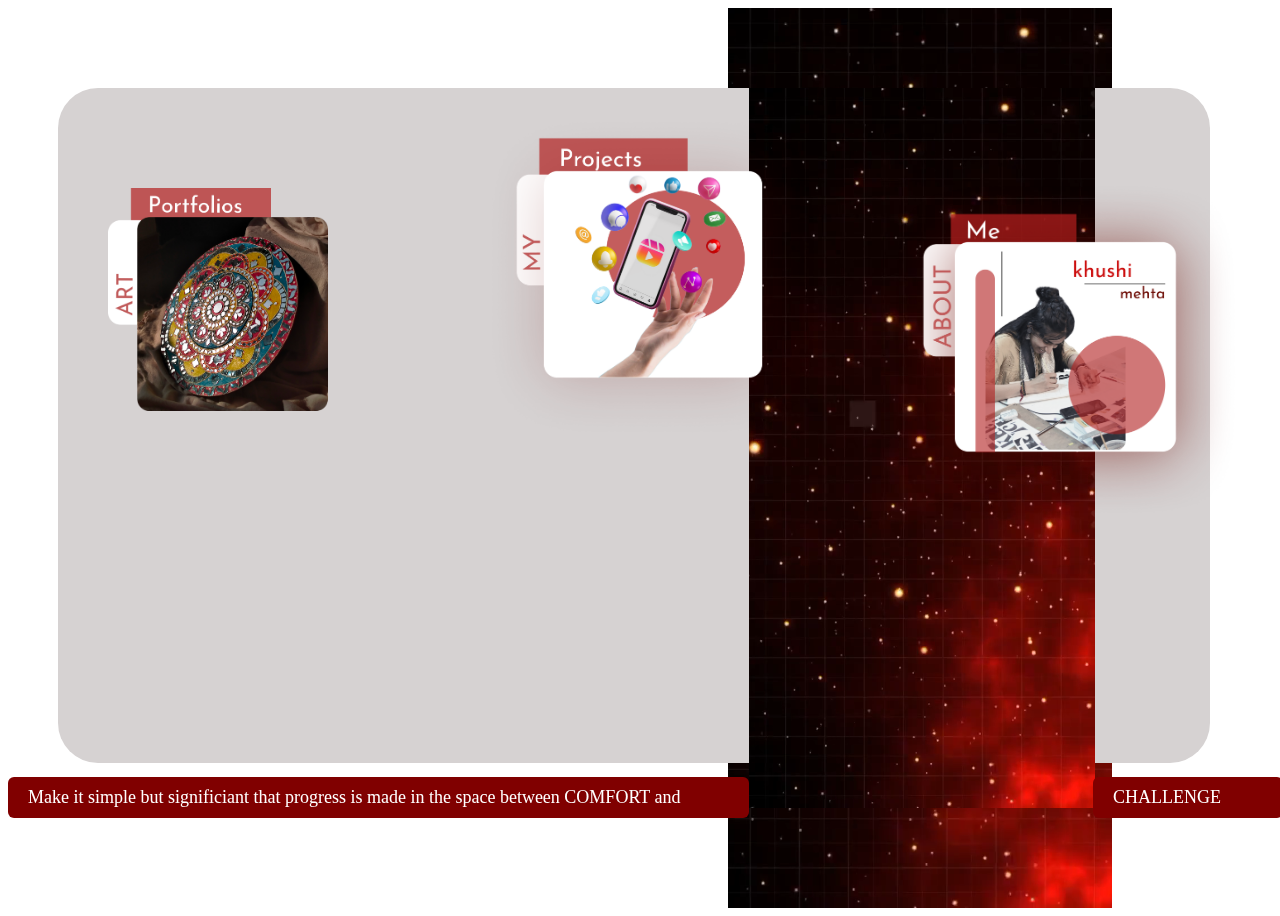
<file: index.html>
<!<!DOCTYPE html>
<html lang="en">
  <head>
    <meta charset="UTF-8" />
    <meta name="viewport" content="width=1920, height=1080" />
    <title>Figma Layout</title>
    <link rel="stylesheet" href="style.css" />

  </head>
  <body style="overflow: hidden;">
    <div class="main-box">
      <div class="outer-right">
        <video autoplay muted loop>
          <source src="PinDown.io_1754329793.mp4" type="video/mp4" />
        </video>

      </div>
      <div class="quote">
        <span class="quote-left">              Make it simple but significiant that  progress is made in the space between COMFORT and </span>
        <span class="quote-right"> CHALLENGE
        </span>
      </div>
      <div class="grey-overlay">
        <div class="inner-right">
        <video autoplay muted loop>
          <source src="PinDown.io_1754329793.mp4" type="video/mp4" />
        </video>
      </div>
      <div class="card-container">
  <a href="https://www.instagram.com/sollertia_ars?igsh=MWM1ODlnMXR0ZTFneA==" class="card card-left" target="_blank">
    <img class="art-p" src="art_potfolio image.png" alt="Follow me on Instagram">
  </a>


  <a href="ethnoindex.html" class="card card-center">
    <img class="project-p" src="my_project.png" alt="Projects">
  </a>

  <a href="mandalaindex.html" class="card card-right">
    <img class="about-k" src="khushi_m.png" alt="About Me">
  </a>
  <!-- Hidden overlay video -->
  <div id="video-overlay" aria-hidden="true">
  <video id="intro-video" playsinline muted>
    <source src="v2.mp4" type="video/mp4">
    Your browser does not support the video tag.
  </video>
</div>
</div>
    </div>
    <script src="script.js"></script>
  </body>
</html>
</file>
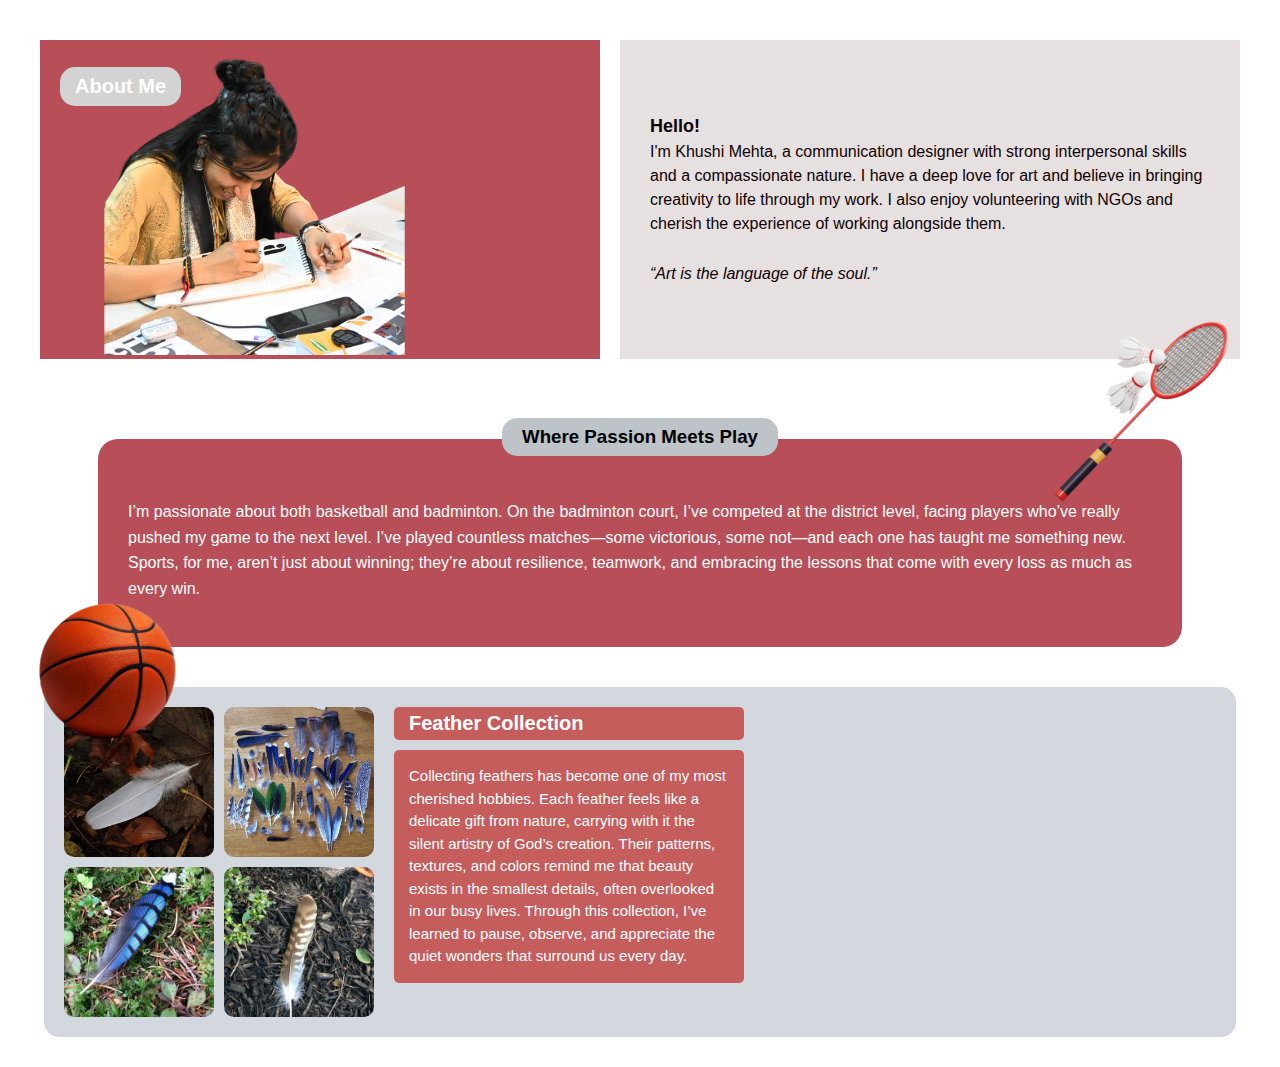
<file: mandalaindex.html>
<!DOCTYPE html>
<html lang="en">
  <head>
    <meta charset="UTF-8" />
    <meta name="viewport" content="width=device-width, initial-scale=1.0" />
    <title>About Me</title>
    <link rel="stylesheet" href="mandalastyle.css" />
  </head>
  <body>
    <!-- About Me -->
    <div class="about-section">
      <div class="about-photo">
        <h2>About Me</h2>
        <img src="km.png" alt="Khushi Mehta" />
      </div>
      <div class="about-text">
        <p>
          <strong>Hello!</strong><br />
          I'm Khushi Mehta, a communication designer with strong interpersonal
          skills and a compassionate nature. I have a deep love for art and
          believe in bringing creativity to life through my work. I also enjoy
          volunteering with NGOs and cherish the experience of working alongside
          them.
        </p>
        <p class="quote">“Art is the language of the soul.”</p>
      </div>
    </div>

    <!-- Passion Section -->
    <div class="passion-section">
      <h3>Where Passion Meets Play</h3>
      <p class="passion-text">
        I’m passionate about both basketball and badminton. On the badminton
        court, I’ve competed at the district level, facing players who’ve really
        pushed my game to the next level. I’ve played countless matches—some
        victorious, some not—and each one has taught me something new. Sports,
        for me, aren’t just about winning; they’re about resilience, teamwork,
        and embracing the lessons that come with every loss as much as every
        win.
      </p>
      <img
        src="Copy of Impact Of Social Media .png"
        alt="Basketball"
        class="basketball"
      />
      <img src="badminton.png" alt="Badminton Racket" class="racket" />
    </div>
    <div class="feather-section">
      <div class="feather-gallery">
        <img src="f2.jpg" alt="Feather 1" />
        <img src="f4.jpg" alt="Feather 2" />
        <img src="f3.jpg" alt="Feather 3" />
        <img
          src="Peregrine falcon tail feather in front planter_ No wonder all the birds have made themselves s race!.jpg"
          alt="Feather 4"
        />
      </div>

      <div class="feather-text">
        <div class="feather-heading">Feather Collection</div>
        <div class="feather-description">
          Collecting feathers has become one of my most cherished hobbies. Each
          feather feels like a delicate gift from nature, carrying with it the
          silent artistry of God’s creation. Their patterns, textures, and
          colors remind me that beauty exists in the smallest details, often
          overlooked in our busy lives. Through this collection, I’ve learned to
          pause, observe, and appreciate the quiet wonders that surround us
          every day.
        </div>
      </div>
    </div>

    <script>
      // Shuffle effect for feather images
      const images = document.querySelectorAll(".feather-gallery img");

      function shuffleImages() {
        const srcArray = Array.from(images).map((img) => img.src);
        srcArray.sort(() => Math.random() - 0.5);
        images.forEach((img, i) => {
          img.src = srcArray[i];
        });
      }

      setInterval(shuffleImages, 2000); // shuffle every 2 seconds
    </script>
  </body>
</html>
</file>
<file: style.css>
.main-box {
  width: 100vw;
  height: 100vh;
  overflow: hidden;
  position: relative;
}
.outer-right {
  position: absolute;

  top: 0;
  right: 0;
  width: 50%; /* right half */
  height: 100vh; /* full screen height */
  overflow: hidden;
}
.outer-right video {
  width: 60%;
  height: 100%;
  object-fit: cover;
  margin-left: 80px;
}
.link-text {
  position: absolute;
  top: 20px;
  color: black;
  text-decoration: underline;
  font-size: 20px;
  z-index: 2; /* higher than video */
  cursor: pointer;
  margin-right: 20px;
}

.link-text:hover {
  color: darkblue;
}

/* Grey rectangle overlay */
.grey-overlay {
  position: absolute;
  margin-left: 50px;
  top: 80px;
  border-radius: 40px;
  left: 0;
  width: 90%;
  height: 75%;
  background-color: rgb(214, 210, 210); /* grey with 50% opacity */
  z-index: 2; /* above video but below text */
}
.quote {
  position: absolute;
  bottom: 90px;
  left: 0;
  width: 100%;
  display: flex;
  justify-content: space-between;
  align-items: center;
  z-index: 999; /* ensures it's above the grey box */
}

.quote-left,
.quote-right {
  background-color: #800000; /* dark red */
  color: white;
  padding: 10px 20px;
  font-size: 18px;
  border-radius: 6px;
}
.quote-left {
  width: 701px;
}
.quote-left text {
  margin-left: 20%;
}
.quote-right {
  margin-right: 5px; /* space from right edge */
  width: 150px;
}
.inner-right {
  position: absolute;

  top: 0;
  right: 0;
  width: 50%; /* right half */
  height: 100vh; /* full screen height */
  overflow: hidden;
}
.inner-right video {
  width: 60%;
  height: 80%;
  object-fit: cover;
  margin-left: 115px;
}
.card-container {
  position: relative;
  display: flex;
  gap: 20px; /* spacing between images */
  align-items: flex-start;
}

.card {
  position: relative;
}

/*.card img {
  display: block;
  justify-content: space-between;

}*/
.card img {
  display: block;
  border-radius: 10px;
  transition: box-shadow 0.3s ease, transform 0.3s ease;
}

/* Hover effect */
.card:hover img {
  box-shadow: 0 px 20px rgba(235, 186, 186, 0.5);
  transform: translateY(-4px); /* slight lift */
  z-index: 10; /* ensures shadow is visible above neighbors */
}

.art-p {
  width: 220px;
  height: auto;
  position: relative;
  top: 100px; /* move upward */
  margin-left: 50px;
}
.project-p {
  width: 350px;
  height: auto;
  position: relative;
  top: 20px; /* move downwards */
  margin-left: 130px;
}
.about-k {
  width: 350px;
  height: auto;
  position: relative;
  margin-left: 40px;
  top: 90px; /* move downward */
}

/* Video overlay */
/* Fullscreen overlay */
#video-overlay {
  position: fixed;
  inset: 0;
  display: flex;
  align-items: center;
  justify-content: center;
  background: black;
  opacity: 0;
  visibility: hidden;
  pointer-events: none;
  transition: opacity 0.6s ease, visibility 0.6s ease;
  z-index: 9999;
}

/* Visible state */
#video-overlay.show {
  opacity: 1;
  visibility: visible;
  pointer-events: auto;
}

/* Make video fill screen without black bars */
#video-overlay video {
  width: 100%;
  height: 100%;
  object-fit: cover; /* ensures it fills without distortion */
}
</file>
<file: mandalastyle.css>
body {
  font-family: Arial, sans-serif;
  margin: 0;
  padding: 0;
  background: #ffffff;
}

/* About Me Section */
.about-section {
  display: flex;
  align-items: stretch;
  padding: 40px;
  gap: 20px;
}
.about-photo {
  position: relative;
  flex: 1;
  background: #b84e57;
  justify-content: center;
  align-items: center;
  width: 20%;
}
.about-photo img {
  max-width: 100%;
  height: auto;
}
.about-photo h2 {
  position: absolute;
  top: 10px;
  left: 20px;
  background: #d3d3d3;
  display: flex;

  color: white;
  padding: 8px 15px;
  border-radius: 15px;
  font-size: 20px;
}
.about-text {
  flex: 1;
  background: #e6e0e0;
  color: rgb(15, 1, 1);
  padding: 30px;
  display: flex;
  flex-direction: column;
  justify-content: center;
}
.about-text p {
  font-size: 16px;
  line-height: 1.5;
}
.about-text strong {
  font-size: 18px;
}
.quote {
  font-style: italic;
  margin-top: 10px;
}

/* Passion Section */
.passion-section {
  background: #b84e57;
  border-radius: 20px;
  margin: 40px auto;
  width: 80%;
  padding: 30px;
  position: relative;
  color: white;
}
.passion-section h3 {
  text-align: center;
  background: #bdc3c7;
  color: black;
  display: inline-block;
  padding: 8px 20px;
  border-radius: 15px;
  position: absolute;
  top: -40px;
  left: 50%;
  transform: translateX(-50%);
}
.passion-text {
  font-size: 16px;
  line-height: 1.6;
  margin-top: 30px;
}
.basketball {
  position: absolute;
  bottom: -110px;
  left: -160px;
  width: 300px;
  animation: spin 5s linear infinite;
  transition: transform 0.3s;
}
.basketball:hover {
  transform: scale(1.1);
}
@keyframes spin {
  to {
    transform: rotate(360deg);
  }
}
.racket {
  position: absolute;
  top: -140px;
  right: -190px;
  width: 400px;
  transition: transform 0.3s;
}
.racket:hover {
  transform: scale(1.1);
}

.feather-section {
  background-color: #d3d8de;
  padding: 20px;
  display: flex;
  align-items: flex-start;
  gap: 20px;
  border-radius: 15px;
  width: 90%;
  margin: 30px auto;
}

.feather-gallery {
  display: grid;
  grid-template-columns: repeat(2, 150px);
  grid-template-rows: repeat(2, 150px);
  gap: 10px;
}

.feather-gallery img {
  width: 100%;
  height: 100%;
  object-fit: cover;
  border-radius: 10px;
  transition: transform 0.5s ease;
}

.feather-gallery img:hover {
  transform: scale(1.05);
}

.feather-text {
  display: flex;
  flex-direction: column;
  max-width: 350px;
}

.feather-heading {
  background-color: #c65d5d;
  color: white;
  padding: 5px 15px;
  font-weight: bold;
  border-radius: 5px;
  font-size: 20px;
  display: inline-block;
  margin-bottom: 10px;
}

.feather-description {
  background-color: #c65d5d;
  color: white;
  padding: 15px;
  border-radius: 5px;
  line-height: 1.5;
  font-size: 15px;
}
</file>
